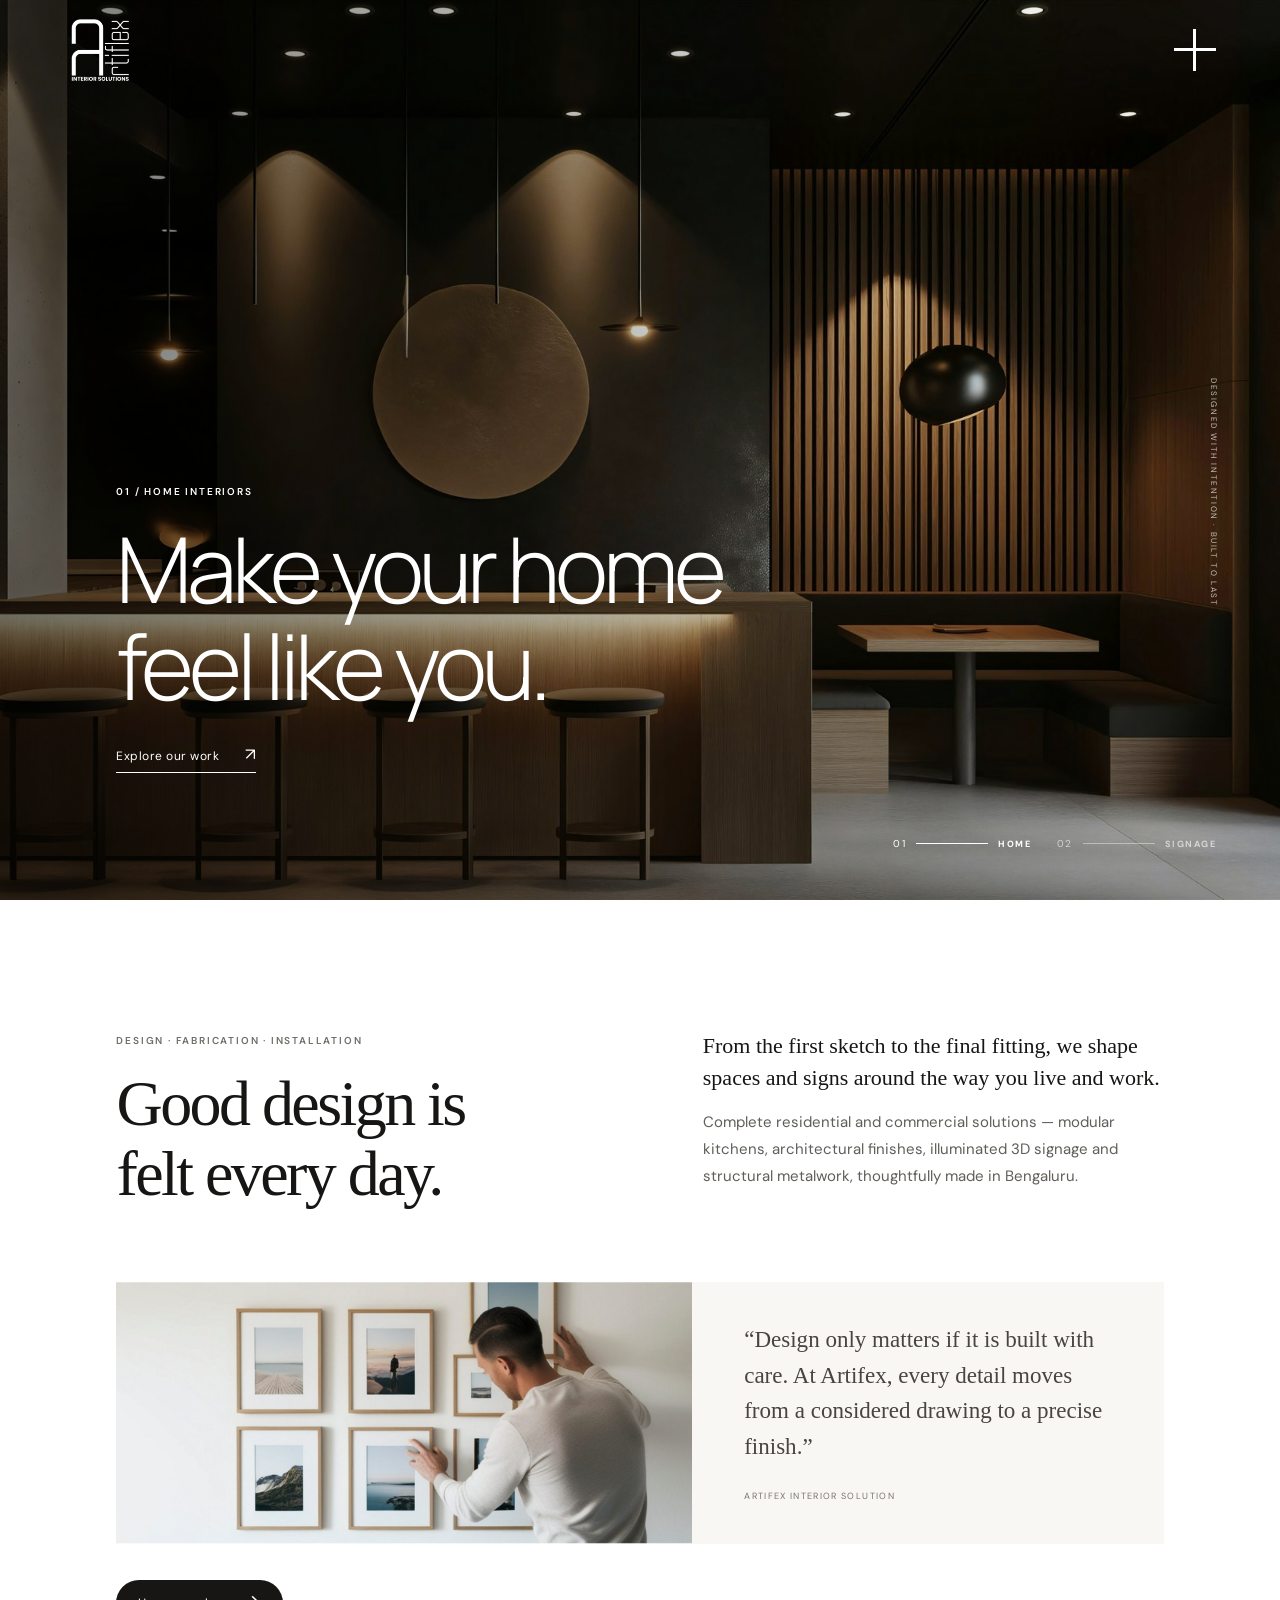
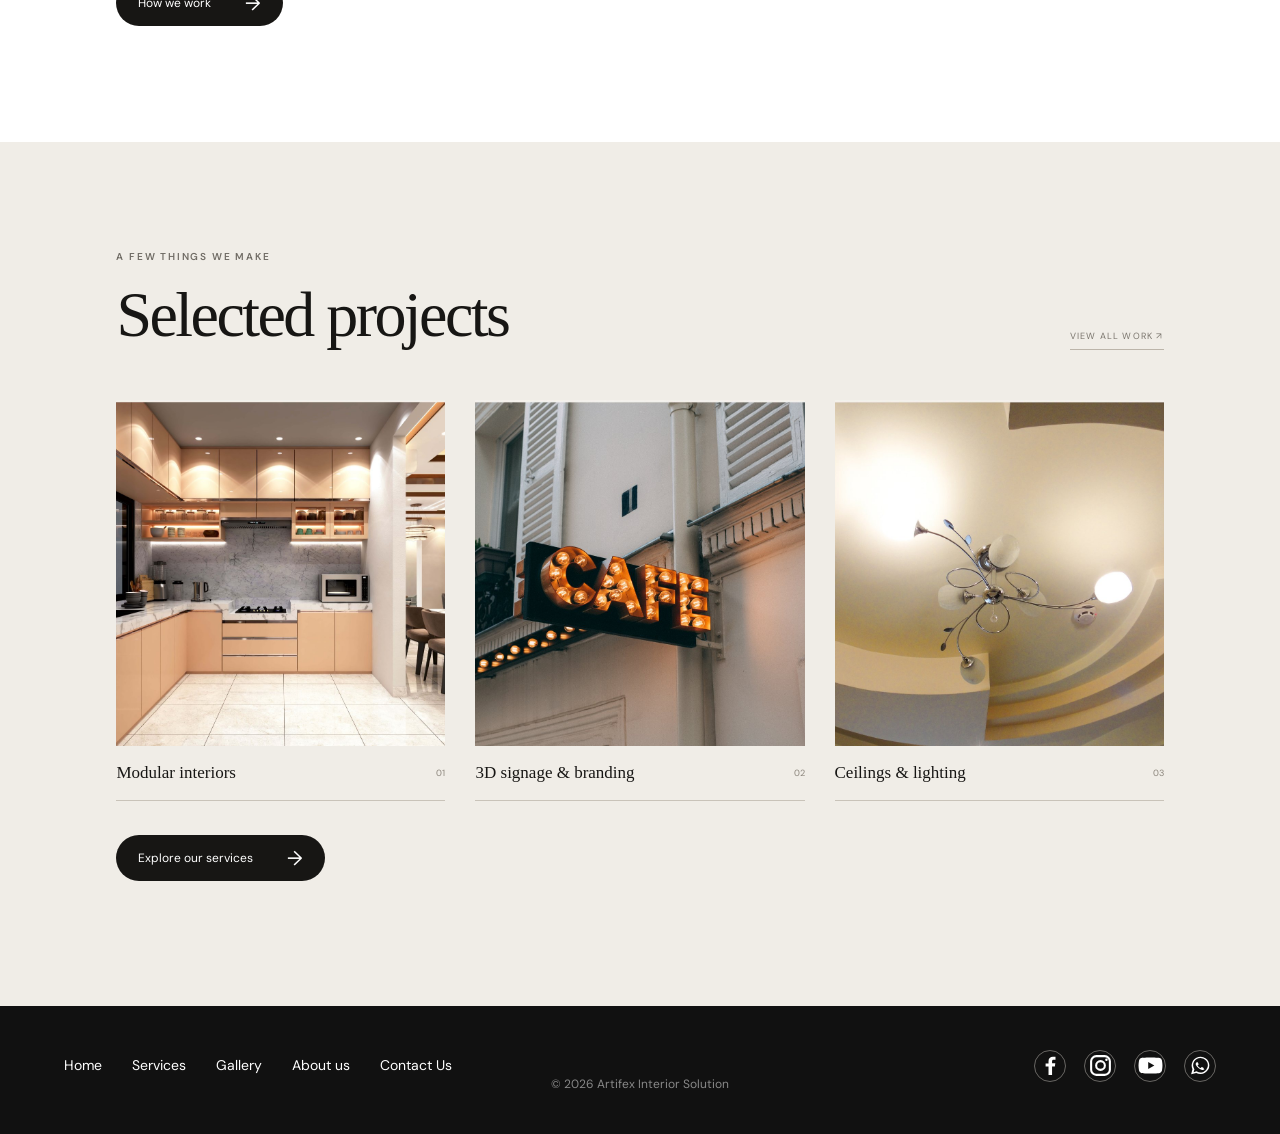
<file: index.html>
<!doctype html>
<html lang="en"><head><meta charset="utf-8"><meta name="viewport" content="width=device-width,initial-scale=1"><meta name="theme-color" content="#f8f7f4"><meta name="description" content="Artifex Interior Solution creates considered home interiors, office signage, and custom fabrication in Bengaluru."><title>Home — Artifex Interior Solution</title><link rel="preconnect" href="https://fonts.googleapis.com"><link rel="preconnect" href="https://fonts.gstatic.com" crossorigin><link href="https://fonts.googleapis.com/css2?family=DM+Sans:wght@400;500;600;700&family=Manrope:wght@300;400;500;600&display=swap" rel="stylesheet"><link rel="stylesheet" href="style.css?v=20261015h"><script>try{if(sessionStorage.getItem("artifex-intro-seen")==="1"||location.hash)document.documentElement.classList.add("intro-seen")}catch(e){if(location.hash)document.documentElement.classList.add("intro-seen")}</script></head><body class="home-page">
  <div class="intro-loader" aria-hidden="true"><img class="intro-loader-mark" src="assets/artifex-logo.png" alt=""></div>
  <header class="site-header">
    <a class="brand" href="index.html" aria-label="Artifex Interior Solution home"><img src="assets/artifex-logo.png" alt="Artifex Interior Solutions"></a>
    <button class="menu-toggle" type="button" aria-label="Open menu" aria-expanded="false"><span></span><span></span></button>
  </header>
<main id="top">
<section class="hero" aria-label="Home interiors and office signage">
      <article class="hero-slide is-active" data-slide="0" aria-hidden="false">
        <img class="hero-image" src="assets/home-interior.jpg?v=20261015" data-hero-photo="home" alt="Warm contemporary kitchen and dining space with bespoke cabinetry">
        <div class="hero-shade"></div>
        <div class="hero-copy"><p class="eyebrow">01 / HOME INTERIORS</p><h1>Make your home<br>feel like you.</h1><a class="text-link light-link" href="gallery.html">Explore our work <span>↗</span></a></div>
      </article>
      <article class="hero-slide" data-slide="1" aria-hidden="true">
        <img class="hero-image" src="assets/signage-night.jpg" data-hero-photo="signage" alt="Vibrant illuminated storefront signage on a city street">
        <div class="hero-shade"></div>
        <div class="hero-copy"><p class="eyebrow">02 / OFFICE SIGNAGE</p><h2>Help your business<br>stand out.</h2><a class="text-link light-link" href="gallery.html">Explore our work <span>↗</span></a></div>
      </article>
      <div class="hero-controls" aria-label="Choose a hero image"><button class="slide-control active" type="button" data-go="0" aria-label="Show home interiors" aria-pressed="true"><span>01</span><i></i><b>HOME</b></button><button class="slide-control" type="button" data-go="1" aria-label="Show office signage" aria-pressed="false"><span>02</span><i></i><b>SIGNAGE</b></button></div>
      <span class="hero-side-note">DESIGNED WITH INTENTION · BUILT TO LAST</span>
    </section>
<section class="intro section-pad" id="about">
      <div class="intro-top">
        <div class="intro-heading"><p class="eyebrow dark-eyebrow">DESIGN · FABRICATION · INSTALLATION</p><h2>Good design is<br>felt every day.</h2></div>
        <div class="intro-description"><p>From the first sketch to the final fitting, we shape spaces and signs around the way you live and work.</p><p>Complete residential and commercial solutions — modular kitchens, architectural finishes, illuminated 3D signage and structural metalwork, thoughtfully made in Bengaluru.</p></div>
      </div>
      <div class="intro-feature"><img src="assets/craftsmanship.jpg" alt="A craftsman carefully placing framed artwork in a finished interior"><blockquote>“Design only matters if it is built with care. At Artifex, every detail moves from a considered drawing to a precise finish.”<cite>ARTIFEX INTERIOR SOLUTION</cite></blockquote></div>
      <a class="pill-link" href="services.html">How we work <span>→</span></a>
    </section>
<section class="projects section-pad home-projects" id="projects"><div class="section-heading"><div><p class="eyebrow dark-eyebrow">A FEW THINGS WE MAKE</p><h2>Selected projects</h2></div><a class="section-index" href="gallery.html">VIEW ALL WORK ↗</a></div><div class="project-grid"><a class="project-card" href="gallery.html"><div class="project-image"><img src="assets/project-kitchen.jpg" alt="Modern modular kitchen with warm wood cabinetry"><span class="project-arrow">↗</span></div><div class="project-meta"><h3>Modular interiors</h3><span>01</span></div></a><a class="project-card" href="gallery.html"><div class="project-image"><img src="assets/project-signage.jpg" alt="Illuminated three-dimensional café sign"><span class="project-arrow">↗</span></div><div class="project-meta"><h3>3D signage &amp; branding</h3><span>02</span></div></a><a class="project-card" href="gallery.html"><div class="project-image"><img src="assets/project-ceiling.jpg" alt="Curved false ceiling with a sculptural light fixture"><span class="project-arrow">↗</span></div><div class="project-meta"><h3>Ceilings &amp; lighting</h3><span>03</span></div></a></div><a class="pill-link" href="services.html">Explore our services <span>→</span></a></section>
</main>
  <footer class="site-footer"><nav aria-label="Footer"><a href="index.html">Home</a><a href="services.html">Services</a><a href="gallery.html">Gallery</a><a href="about.html">About us</a><a href="contact.html">Contact Us</a></nav><div class="social-links" aria-label="Social media"><a href="https://www.facebook.com" target="_blank" rel="noopener noreferrer" aria-label="Facebook"><svg viewBox="0 0 24 24" aria-hidden="true"><path d="M13.5 21v-8h2.7l.4-3.1h-3.1V8c0-.9.3-1.5 1.6-1.5h1.7V3.7c-.3 0-1.3-.1-2.5-.1-2.5 0-4.2 1.5-4.2 4.3v2.1H7.3V13h2.8v8h3.4Z"/></svg></a><a href="https://www.instagram.com/artiflex.interiors" target="_blank" rel="noopener noreferrer" aria-label="Instagram"><svg viewBox="0 0 24 24" aria-hidden="true"><rect x="3" y="3" width="18" height="18" rx="5" fill="none" stroke="currentColor" stroke-width="2"/><circle cx="12" cy="12" r="4.2" fill="none" stroke="currentColor" stroke-width="2"/><circle cx="17.7" cy="6.5" r="1.2"/></svg></a><a href="https://www.youtube.com/@artiflexsolutions" target="_blank" rel="noopener noreferrer" aria-label="YouTube"><svg viewBox="0 0 24 24" aria-hidden="true"><path d="M23 7.1a3 3 0 0 0-2.1-2.2C19.1 4.4 12 4.4 12 4.4s-7.1 0-8.9.5A3 3 0 0 0 1 7.1 31 31 0 0 0 .5 12a31 31 0 0 0 .5 4.9 3 3 0 0 0 2.1 2.2c1.8.5 8.9.5 8.9.5s7.1 0 8.9-.5a3 3 0 0 0 2.1-2.2 31 31 0 0 0 .5-4.9 31 31 0 0 0-.5-4.9ZM9.8 15.4V8.6l5.9 3.4-5.9 3.4Z"/></svg></a><a href="https://wa.me/917012067527" target="_blank" rel="noopener noreferrer" aria-label="WhatsApp"><svg viewBox="0 0 24 24" aria-hidden="true"><path d="M20.5 11.7a8.5 8.5 0 0 1-12.6 7.4L3 20.4l1.3-4.7a8.5 8.5 0 1 1 16.2-4Zm-8.5-7a7 7 0 0 0-6 10.6l.2.4-.8 2.7 2.8-.8.4.2a7 7 0 1 0 3.4-13.1Zm3.9 10.6c-.2.5-1.1.9-1.5.9-.4.1-.9.1-1.4-.1-.3-.1-.7-.2-1.2-.5-2.1-.9-3.5-3-3.6-3.1-.1-.2-.8-1-.8-1.9 0-.9.5-1.4.7-1.6.2-.2.4-.2.6-.2h.4c.1 0 .3 0 .4.3l.6 1.4c.1.2.1.3 0 .5l-.3.4-.4.4c-.1.1-.2.2-.1.4.1.2.5.8 1.1 1.3.7.6 1.3.8 1.5.9.2.1.3.1.4-.1l.6-.7c.1-.2.3-.2.5-.1l1.3.6c.2.1.4.2.4.3.1.2.1.6-.1 1Z"/></svg></a></div><small>© <span id="year">2026</span> Artifex Interior Solution</small></footer>
  <div class="menu-overlay" aria-hidden="true"><button class="menu-overlay-close" type="button" aria-label="Close menu"><span></span><span></span></button><nav class="menu-panel" aria-label="Main navigation"><a href="index.html">Home</a><a href="services.html">Services</a><a href="gallery.html">Gallery</a><a href="about.html">About us</a><a href="contact.html">Contact Us</a><div class="social-links menu-social" aria-label="Social media"><a href="https://www.facebook.com" target="_blank" rel="noopener noreferrer" aria-label="Facebook"><svg viewBox="0 0 24 24" aria-hidden="true"><path d="M13.5 21v-8h2.7l.4-3.1h-3.1V8c0-.9.3-1.5 1.6-1.5h1.7V3.7c-.3 0-1.3-.1-2.5-.1-2.5 0-4.2 1.5-4.2 4.3v2.1H7.3V13h2.8v8h3.4Z"/></svg></a><a href="https://www.instagram.com/artiflex.interiors" target="_blank" rel="noopener noreferrer" aria-label="Instagram"><svg viewBox="0 0 24 24" aria-hidden="true"><rect x="3" y="3" width="18" height="18" rx="5" fill="none" stroke="currentColor" stroke-width="2"/><circle cx="12" cy="12" r="4.2" fill="none" stroke="currentColor" stroke-width="2"/><circle cx="17.7" cy="6.5" r="1.2"/></svg></a><a href="https://www.youtube.com/@artiflexsolutions" target="_blank" rel="noopener noreferrer" aria-label="YouTube"><svg viewBox="0 0 24 24" aria-hidden="true"><path d="M23 7.1a3 3 0 0 0-2.1-2.2C19.1 4.4 12 4.4 12 4.4s-7.1 0-8.9.5A3 3 0 0 0 1 7.1 31 31 0 0 0 .5 12a31 31 0 0 0 .5 4.9 3 3 0 0 0 2.1 2.2c1.8.5 8.9.5 8.9.5s7.1 0 8.9-.5a3 3 0 0 0 2.1-2.2 31 31 0 0 0 .5-4.9 31 31 0 0 0-.5-4.9ZM9.8 15.4V8.6l5.9 3.4-5.9 3.4Z"/></svg></a><a href="https://wa.me/917012067527" target="_blank" rel="noopener noreferrer" aria-label="WhatsApp"><svg viewBox="0 0 24 24" aria-hidden="true"><path d="M20.5 11.7a8.5 8.5 0 0 1-12.6 7.4L3 20.4l1.3-4.7a8.5 8.5 0 1 1 16.2-4Zm-8.5-7a7 7 0 0 0-6 10.6l.2.4-.8 2.7 2.8-.8.4.2a7 7 0 1 0 3.4-13.1Zm3.9 10.6c-.2.5-1.1.9-1.5.9-.4.1-.9.1-1.4-.1-.3-.1-.7-.2-1.2-.5-2.1-.9-3.5-3-3.6-3.1-.1-.2-.8-1-.8-1.9 0-.9.5-1.4.7-1.6.2-.2.4-.2.6-.2h.4c.1 0 .3 0 .4.3l.6 1.4c.1.2.1.3 0 .5l-.3.4-.4.4c-.1.1-.2.2-.1.4.1.2.5.8 1.1 1.3.7.6 1.3.8 1.5.9.2.1.3.1.4-.1l.6-.7c.1-.2.3-.2.5-.1l1.3.6c.2.1.4.2.4.3.1.2.1.6-.1 1Z"/></svg></a></div></nav></div>
<script src="data-store.js"></script><script src="script.js"></script></body></html>
</file>
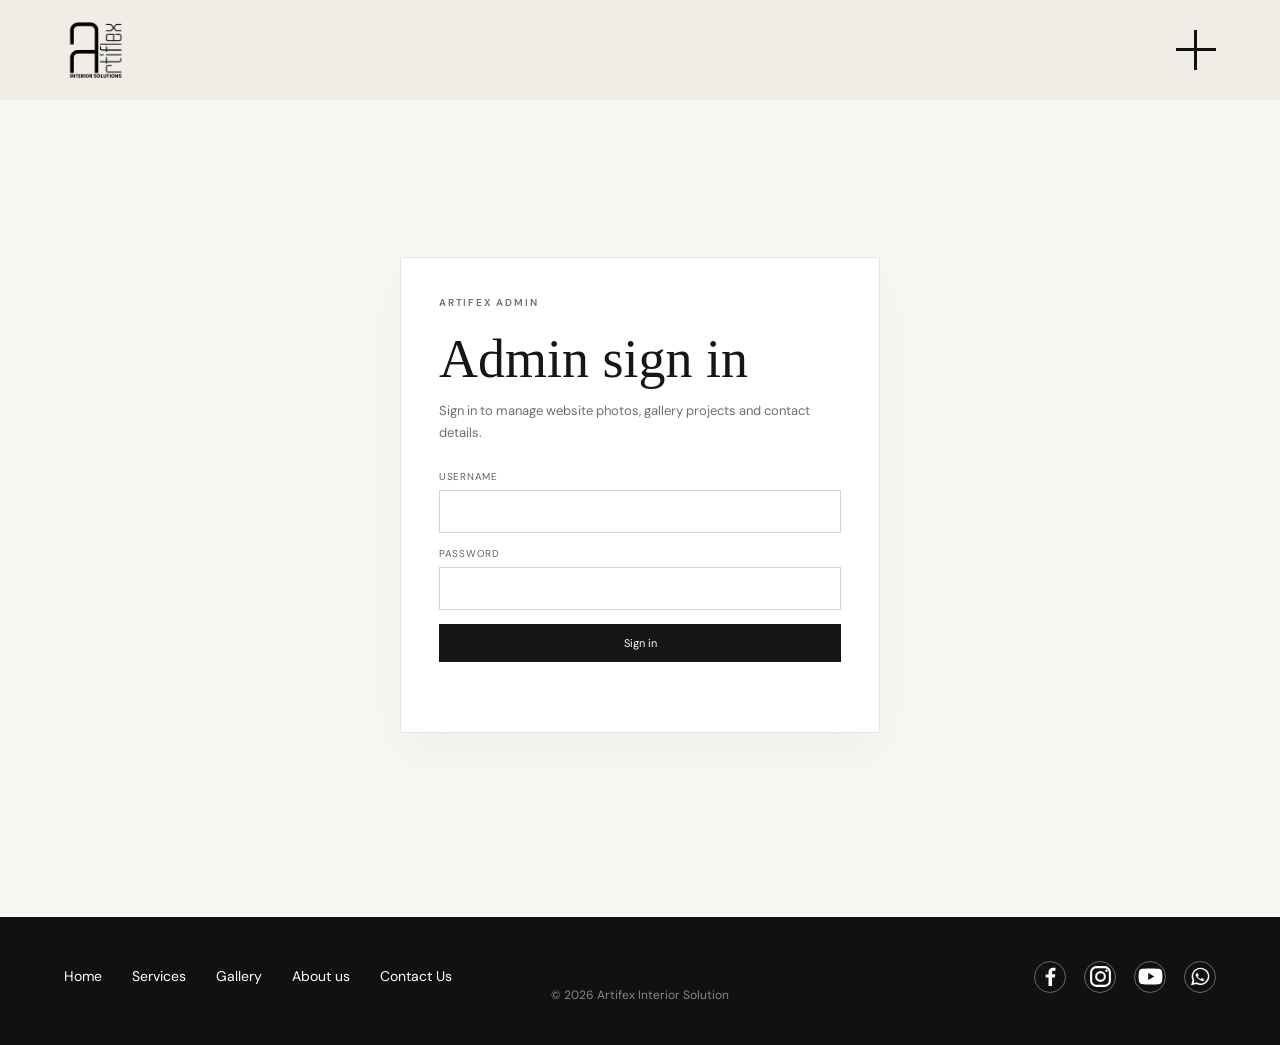
<file: admin.html>
<!doctype html>
<html lang="en"><head><meta charset="utf-8"><meta name="viewport" content="width=device-width,initial-scale=1"><meta name="theme-color" content="#f8f7f4"><title>Gallery Manager — Artifex Interior Solution</title><meta name="robots" content="noindex,nofollow"><link rel="preconnect" href="https://fonts.googleapis.com"><link rel="preconnect" href="https://fonts.gstatic.com" crossorigin><link href="https://fonts.googleapis.com/css2?family=DM+Sans:wght@400;500;600;700&family=Manrope:wght@300;400;500;600&display=swap" rel="stylesheet"><link rel="stylesheet" href="style.css?v=20261015h"><script>try{if(sessionStorage.getItem("artifex-intro-seen")==="1"||location.hash)document.documentElement.classList.add("intro-seen")}catch(e){if(location.hash)document.documentElement.classList.add("intro-seen")}</script></head><body>
  <div class="intro-loader" aria-hidden="true"><img class="intro-loader-mark" src="assets/artifex-logo.png" alt=""></div>
  <header class="site-header">
    <a class="brand" href="#top" aria-label="Artifex Interior Solution home"><img src="assets/artifex-logo.png" alt="Artifex Interior Solutions"></a>
    <button class="menu-toggle" type="button" aria-label="Open menu" aria-expanded="false"><span></span><span></span></button>
  </header>
<main id="top" class="admin-main"><section class="admin-content section-pad">
  <div class="admin-login" id="admin-login">
    <p class="eyebrow dark-eyebrow">ARTIFEX ADMIN</p><h1>Admin sign in</h1><p>Sign in to manage website photos, gallery projects and contact details.</p>
    <form id="admin-login-form"><label>Username<input name="username" autocomplete="username" required></label><label>Password<input name="password" type="password" autocomplete="current-password" required></label><button class="admin-button" type="submit">Sign in</button><p id="admin-login-message" role="alert"></p></form>
  </div>
  <div id="admin-dashboard" hidden>
    <div class="admin-dashboard-heading"><div><p class="eyebrow dark-eyebrow">WEBSITE CONTENT</p><h1>Admin panel</h1></div><button id="admin-logout" class="admin-secondary" type="button">Sign out</button></div>
    <p class="admin-intro">Manage website photos, gallery projects, social links and business contact information. Changes are saved in this browser.</p>
    <form id="site-settings-form" class="admin-settings">
      <section class="admin-settings-section"><p class="eyebrow dark-eyebrow">HOME PAGE PHOTOS</p><div class="admin-settings-grid">
        <label>Home interior hero photo<input name="heroHomeFile" type="file" accept="image/*"><small>Leave empty to keep the current photo.</small></label>
        <label>Office signage hero photo<input name="heroSignageFile" type="file" accept="image/*"><small>Leave empty to keep the current photo.</small></label>
        <label>Before photo<input name="beforeImageFile" type="file" accept="image/*"><small>Used in the About Us comparison section.</small></label>
        <label>After photo<input name="afterImageFile" type="file" accept="image/*"><small>Used in the About Us comparison section.</small></label>
      </div></section>
      <section class="admin-settings-section"><p class="eyebrow dark-eyebrow">CONTACT DETAILS</p><div class="admin-settings-grid">
        <label>Phone number<input name="phone" type="tel" required></label><label>Email address<input name="email" type="email" required></label>
        <label class="admin-wide">Office address<textarea name="address" rows="3" required></textarea></label>
      </div></section>
      <section class="admin-settings-section"><p class="eyebrow dark-eyebrow">SOCIAL MEDIA LINKS</p><div class="admin-settings-grid">
        <label>Facebook URL<input name="facebook" type="url" placeholder="https://facebook.com/..."></label><label>Instagram URL<input name="instagram" type="url" placeholder="https://instagram.com/..."></label>
        <label>YouTube URL<input name="youtube" type="url" placeholder="https://youtube.com/..."></label><label>WhatsApp URL<input name="whatsapp" type="url" placeholder="https://wa.me/..."></label>
      </div></section>
      <div class="admin-settings-actions"><button class="admin-button" type="submit">Save website details</button><button class="admin-secondary" id="settings-reset" type="button">Restore default details</button><p id="settings-message" role="status"></p></div>
    </form>
    <div class="admin-columns">
      <form id="admin-project-form"><h2>Add a gallery photo</h2><label>Project title *<input name="title" required></label><label>Image file or image URL<input name="imageFile" type="file" accept="image/*"><input name="imageUrl" type="url" placeholder="https://..."></label><label>Category<select name="category"><option value="interiors">Luxury interiors</option><option value="signage">3D signage</option><option value="aluminium">Aluminium &amp; UPVC</option><option value="fabrication">Steel fabrication</option><option value="finishes">Ceilings &amp; finishes</option></select></label><label>Location<input name="location" placeholder="Bengaluru"></label><label>Description<textarea name="description" rows="4"></textarea></label><button class="admin-button" type="submit">Add to gallery</button><p id="admin-message" role="status"></p></form>
      <div class="admin-catalog"><div class="admin-catalog-head"><h2>Gallery photos</h2><button id="admin-reset" type="button">Restore default gallery</button></div><div id="admin-project-list"></div></div>
    </div>
  </div>
</section></main>
  <footer class="site-footer"><nav aria-label="Footer"><a href="index.html">Home</a><a href="services.html">Services</a><a href="gallery.html">Gallery</a><a href="about.html">About us</a><a href="contact.html">Contact Us</a></nav><div class="social-links" aria-label="Social media"><a href="contact.html" aria-label="Facebook"><svg viewBox="0 0 24 24" aria-hidden="true"><path d="M13.5 21v-8h2.7l.4-3.1h-3.1V8c0-.9.3-1.5 1.6-1.5h1.7V3.7c-.3 0-1.3-.1-2.5-.1-2.5 0-4.2 1.5-4.2 4.3v2.1H7.3V13h2.8v8h3.4Z"/></svg></a><a href="contact.html" aria-label="Instagram"><svg viewBox="0 0 24 24" aria-hidden="true"><rect x="3" y="3" width="18" height="18" rx="5" fill="none" stroke="currentColor" stroke-width="2"/><circle cx="12" cy="12" r="4.2" fill="none" stroke="currentColor" stroke-width="2"/><circle cx="17.7" cy="6.5" r="1.2"/></svg></a><a href="contact.html" aria-label="YouTube"><svg viewBox="0 0 24 24" aria-hidden="true"><path d="M23 7.1a3 3 0 0 0-2.1-2.2C19.1 4.4 12 4.4 12 4.4s-7.1 0-8.9.5A3 3 0 0 0 1 7.1 31 31 0 0 0 .5 12a31 31 0 0 0 .5 4.9 3 3 0 0 0 2.1 2.2c1.8.5 8.9.5 8.9.5s7.1 0 8.9-.5a3 3 0 0 0 2.1-2.2 31 31 0 0 0 .5-4.9 31 31 0 0 0-.5-4.9ZM9.8 15.4V8.6l5.9 3.4-5.9 3.4Z"/></svg></a><a href="contact.html" aria-label="WhatsApp"><svg viewBox="0 0 24 24" aria-hidden="true"><path d="M20.5 11.7a8.5 8.5 0 0 1-12.6 7.4L3 20.4l1.3-4.7a8.5 8.5 0 1 1 16.2-4Zm-8.5-7a7 7 0 0 0-6 10.6l.2.4-.8 2.7 2.8-.8.4.2a7 7 0 1 0 3.4-13.1Zm3.9 10.6c-.2.5-1.1.9-1.5.9-.4.1-.9.1-1.4-.1-.3-.1-.7-.2-1.2-.5-2.1-.9-3.5-3-3.6-3.1-.1-.2-.8-1-.8-1.9 0-.9.5-1.4.7-1.6.2-.2.4-.2.6-.2h.4c.1 0 .3 0 .4.3l.6 1.4c.1.2.1.3 0 .5l-.3.4-.4.4c-.1.1-.2.2-.1.4.1.2.5.8 1.1 1.3.7.6 1.3.8 1.5.9.2.1.3.1.4-.1l.6-.7c.1-.2.3-.2.5-.1l1.3.6c.2.1.4.2.4.3.1.2.1.6-.1 1Z"/></svg></a></div><small>© <span id="year">2026</span> Artifex Interior Solution</small></footer>
  <div class="menu-overlay" aria-hidden="true"><button class="menu-overlay-close" type="button" aria-label="Close menu"><span></span><span></span></button><nav class="menu-panel" aria-label="Main navigation"><a href="index.html">Home</a><a href="services.html">Services</a><a href="gallery.html">Gallery</a><a href="about.html">About us</a><a href="contact.html">Contact Us</a><div class="social-links menu-social" aria-label="Social media"><a href="contact.html" aria-label="Facebook"><svg viewBox="0 0 24 24" aria-hidden="true"><path d="M13.5 21v-8h2.7l.4-3.1h-3.1V8c0-.9.3-1.5 1.6-1.5h1.7V3.7c-.3 0-1.3-.1-2.5-.1-2.5 0-4.2 1.5-4.2 4.3v2.1H7.3V13h2.8v8h3.4Z"/></svg></a><a href="contact.html" aria-label="Instagram"><svg viewBox="0 0 24 24" aria-hidden="true"><rect x="3" y="3" width="18" height="18" rx="5" fill="none" stroke="currentColor" stroke-width="2"/><circle cx="12" cy="12" r="4.2" fill="none" stroke="currentColor" stroke-width="2"/><circle cx="17.7" cy="6.5" r="1.2"/></svg></a><a href="contact.html" aria-label="YouTube"><svg viewBox="0 0 24 24" aria-hidden="true"><path d="M23 7.1a3 3 0 0 0-2.1-2.2C19.1 4.4 12 4.4 12 4.4s-7.1 0-8.9.5A3 3 0 0 0 1 7.1 31 31 0 0 0 .5 12a31 31 0 0 0 .5 4.9 3 3 0 0 0 2.1 2.2c1.8.5 8.9.5 8.9.5s7.1 0 8.9-.5a3 3 0 0 0 2.1-2.2 31 31 0 0 0 .5-4.9 31 31 0 0 0-.5-4.9ZM9.8 15.4V8.6l5.9 3.4-5.9 3.4Z"/></svg></a><a href="contact.html" aria-label="WhatsApp"><svg viewBox="0 0 24 24" aria-hidden="true"><path d="M20.5 11.7a8.5 8.5 0 0 1-12.6 7.4L3 20.4l1.3-4.7a8.5 8.5 0 1 1 16.2-4Zm-8.5-7a7 7 0 0 0-6 10.6l.2.4-.8 2.7 2.8-.8.4.2a7 7 0 1 0 3.4-13.1Zm3.9 10.6c-.2.5-1.1.9-1.5.9-.4.1-.9.1-1.4-.1-.3-.1-.7-.2-1.2-.5-2.1-.9-3.5-3-3.6-3.1-.1-.2-.8-1-.8-1.9 0-.9.5-1.4.7-1.6.2-.2.4-.2.6-.2h.4c.1 0 .3 0 .4.3l.6 1.4c.1.2.1.3 0 .5l-.3.4-.4.4c-.1.1-.2.2-.1.4.1.2.5.8 1.1 1.3.7.6 1.3.8 1.5.9.2.1.3.1.4-.1l.6-.7c.1-.2.3-.2.5-.1l1.3.6c.2.1.4.2.4.3.1.2.1.6-.1 1Z"/></svg></a></div></nav></div>
<script src="data-store.js"></script><script src="script.js"></script><script src="admin.js"></script></body></html>
</file>
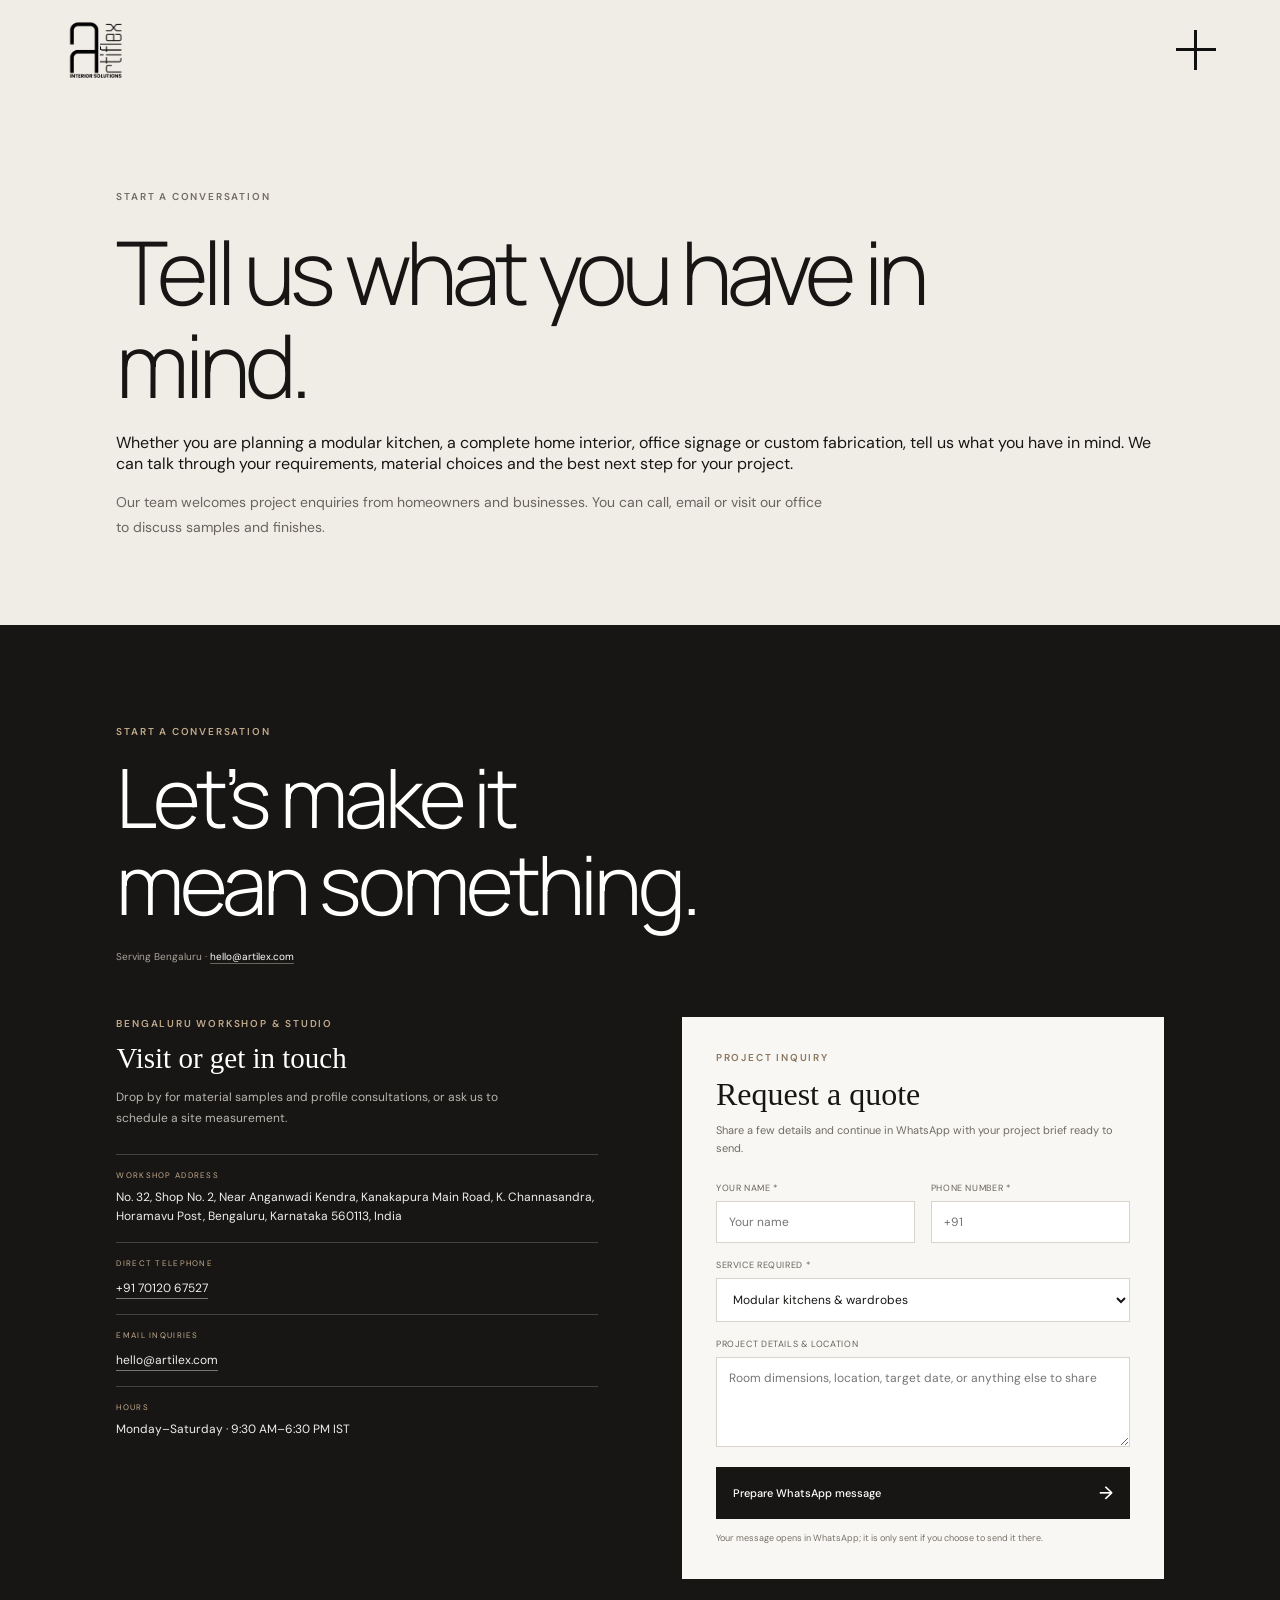
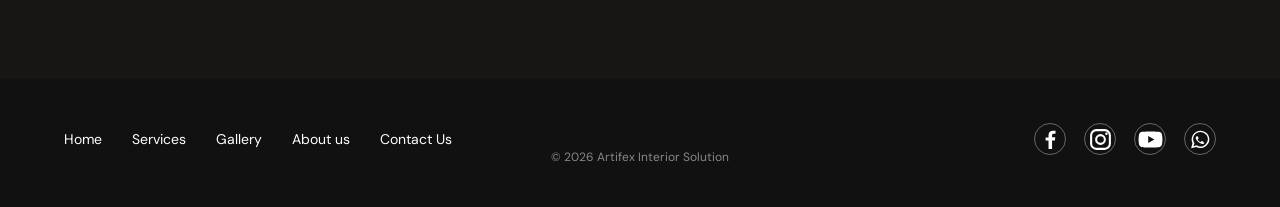
<file: contact.html>
<!doctype html>
<html lang="en"><head><meta charset="utf-8"><meta name="viewport" content="width=device-width,initial-scale=1"><meta name="theme-color" content="#f8f7f4"><meta name="description" content="Contact the Artifex Bengaluru workshop, request a quote, and find the studio."><title>Contact — Artifex Interior Solution</title><link rel="preconnect" href="https://fonts.googleapis.com"><link rel="preconnect" href="https://fonts.gstatic.com" crossorigin><link href="https://fonts.googleapis.com/css2?family=DM+Sans:wght@400;500;600;700&family=Manrope:wght@300;400;500;600&display=swap" rel="stylesheet"><link rel="stylesheet" href="style.css?v=20261015h"><script>try{if(sessionStorage.getItem("artifex-intro-seen")==="1"||location.hash)document.documentElement.classList.add("intro-seen")}catch(e){if(location.hash)document.documentElement.classList.add("intro-seen")}</script></head><body>
  <div class="intro-loader" aria-hidden="true"><img class="intro-loader-mark" src="assets/artifex-logo.png" alt=""></div>
  <header class="site-header">
    <a class="brand" href="index.html" aria-label="Artifex Interior Solution home"><img src="assets/artifex-logo.png" alt="Artifex Interior Solutions"></a>
    <button class="menu-toggle" type="button" aria-label="Open menu" aria-expanded="false"><span></span><span></span></button>
  </header>
<main id="top">
<section class="inner-page-hero section-pad"><p class="eyebrow dark-eyebrow">START A CONVERSATION</p><h1>Tell us what you have in mind.</h1><p>Whether you are planning a modular kitchen, a complete home interior, office signage or custom fabrication, tell us what you have in mind. We can talk through your requirements, material choices and the best next step for your project.</p><p>Our team welcomes project enquiries from homeowners and businesses. You can call, email or visit our office to discuss samples and finishes.</p></section>
<section class="contact section-pad contact-page" id="contact">
      <div class="contact-heading"><p class="eyebrow">START A CONVERSATION</p><h2>Let’s make it<br>mean something.</h2><p class="contact-note">Serving Bengaluru · <a href="mailto:hello@artilex.com" data-contact-email>hello@artilex.com</a></p></div>
      <div class="contact-details"><p class="eyebrow">BENGALURU WORKSHOP &amp; STUDIO</p><h3>Visit or get in touch</h3><p class="contact-blurb">Drop by for material samples and profile consultations, or ask us to schedule a site measurement.</p><div class="contact-fact"><span>WORKSHOP ADDRESS</span><p data-contact-address>No. 32, Shop No. 2, Near Anganwadi Kendra, Kanakapura Main Road, K. Channasandra, Horamavu Post, Bengaluru, Karnataka 560113, India</p></div><div class="contact-fact"><span>DIRECT TELEPHONE</span><a href="tel:+917012067527" data-contact-phone>+91 70120 67527</a></div><div class="contact-fact"><span>EMAIL INQUIRIES</span><a href="mailto:hello@artilex.com" data-contact-email>hello@artilex.com</a></div><div class="contact-fact"><span>HOURS</span><p>Monday–Saturday · 9:30 AM–6:30 PM IST</p></div></div>
      <form class="quote-form" id="quote-form"><p class="eyebrow dark-eyebrow">PROJECT INQUIRY</p><h3>Request a quote</h3><p class="quote-lead">Share a few details and continue in WhatsApp with your project brief ready to send.</p><div class="quote-fields"><label>Your name *<input name="name" required autocomplete="name" placeholder="Your name"></label><label>Phone number *<input name="phone" required type="tel" autocomplete="tel" placeholder="+91"></label><label class="quote-wide">Service required *<select name="service" required><option value="Modular kitchens & wardrobes">Modular kitchens &amp; wardrobes</option><option value="3D signage & storefront branding">3D signage &amp; storefront branding</option><option value="UPVC & aluminium doors/windows">UPVC &amp; aluminium doors/windows</option><option value="False ceilings & painting">False ceilings &amp; painting</option><option value="Steel fabrication">Steel fabrication</option><option value="Flooring & window blinds">Flooring &amp; window blinds</option><option value="Full interior fit-out">Full interior fit-out</option></select></label><label class="quote-wide">Project details &amp; location<textarea name="notes" rows="4" placeholder="Room dimensions, location, target date, or anything else to share"></textarea></label></div><button class="quote-submit" type="submit">Prepare WhatsApp message <span>→</span></button><p class="quote-privacy" id="quote-feedback" aria-live="polite">Your message opens in WhatsApp; it is only sent if you choose to send it there.</p></form>
      </section>
</main>
  <footer class="site-footer"><nav aria-label="Footer"><a href="index.html">Home</a><a href="services.html">Services</a><a href="gallery.html">Gallery</a><a href="about.html">About us</a><a href="contact.html">Contact Us</a></nav><div class="social-links" aria-label="Social media"><a href="https://www.facebook.com" target="_blank" rel="noopener noreferrer" aria-label="Facebook"><svg viewBox="0 0 24 24" aria-hidden="true"><path d="M13.5 21v-8h2.7l.4-3.1h-3.1V8c0-.9.3-1.5 1.6-1.5h1.7V3.7c-.3 0-1.3-.1-2.5-.1-2.5 0-4.2 1.5-4.2 4.3v2.1H7.3V13h2.8v8h3.4Z"/></svg></a><a href="https://www.instagram.com/artiflex.interiors" target="_blank" rel="noopener noreferrer" aria-label="Instagram"><svg viewBox="0 0 24 24" aria-hidden="true"><rect x="3" y="3" width="18" height="18" rx="5" fill="none" stroke="currentColor" stroke-width="2"/><circle cx="12" cy="12" r="4.2" fill="none" stroke="currentColor" stroke-width="2"/><circle cx="17.7" cy="6.5" r="1.2"/></svg></a><a href="https://www.youtube.com/@artiflexsolutions" target="_blank" rel="noopener noreferrer" aria-label="YouTube"><svg viewBox="0 0 24 24" aria-hidden="true"><path d="M23 7.1a3 3 0 0 0-2.1-2.2C19.1 4.4 12 4.4 12 4.4s-7.1 0-8.9.5A3 3 0 0 0 1 7.1 31 31 0 0 0 .5 12a31 31 0 0 0 .5 4.9 3 3 0 0 0 2.1 2.2c1.8.5 8.9.5 8.9.5s7.1 0 8.9-.5a3 3 0 0 0 2.1-2.2 31 31 0 0 0 .5-4.9 31 31 0 0 0-.5-4.9ZM9.8 15.4V8.6l5.9 3.4-5.9 3.4Z"/></svg></a><a href="https://wa.me/917012067527" target="_blank" rel="noopener noreferrer" aria-label="WhatsApp"><svg viewBox="0 0 24 24" aria-hidden="true"><path d="M20.5 11.7a8.5 8.5 0 0 1-12.6 7.4L3 20.4l1.3-4.7a8.5 8.5 0 1 1 16.2-4Zm-8.5-7a7 7 0 0 0-6 10.6l.2.4-.8 2.7 2.8-.8.4.2a7 7 0 1 0 3.4-13.1Zm3.9 10.6c-.2.5-1.1.9-1.5.9-.4.1-.9.1-1.4-.1-.3-.1-.7-.2-1.2-.5-2.1-.9-3.5-3-3.6-3.1-.1-.2-.8-1-.8-1.9 0-.9.5-1.4.7-1.6.2-.2.4-.2.6-.2h.4c.1 0 .3 0 .4.3l.6 1.4c.1.2.1.3 0 .5l-.3.4-.4.4c-.1.1-.2.2-.1.4.1.2.5.8 1.1 1.3.7.6 1.3.8 1.5.9.2.1.3.1.4-.1l.6-.7c.1-.2.3-.2.5-.1l1.3.6c.2.1.4.2.4.3.1.2.1.6-.1 1Z"/></svg></a></div><small>© <span id="year">2026</span> Artifex Interior Solution</small></footer>
  <div class="menu-overlay" aria-hidden="true"><button class="menu-overlay-close" type="button" aria-label="Close menu"><span></span><span></span></button><nav class="menu-panel" aria-label="Main navigation"><a href="index.html">Home</a><a href="services.html">Services</a><a href="gallery.html">Gallery</a><a href="about.html">About us</a><a href="contact.html">Contact Us</a><div class="social-links menu-social" aria-label="Social media"><a href="https://www.facebook.com" target="_blank" rel="noopener noreferrer" aria-label="Facebook"><svg viewBox="0 0 24 24" aria-hidden="true"><path d="M13.5 21v-8h2.7l.4-3.1h-3.1V8c0-.9.3-1.5 1.6-1.5h1.7V3.7c-.3 0-1.3-.1-2.5-.1-2.5 0-4.2 1.5-4.2 4.3v2.1H7.3V13h2.8v8h3.4Z"/></svg></a><a href="https://www.instagram.com/artiflex.interiors" target="_blank" rel="noopener noreferrer" aria-label="Instagram"><svg viewBox="0 0 24 24" aria-hidden="true"><rect x="3" y="3" width="18" height="18" rx="5" fill="none" stroke="currentColor" stroke-width="2"/><circle cx="12" cy="12" r="4.2" fill="none" stroke="currentColor" stroke-width="2"/><circle cx="17.7" cy="6.5" r="1.2"/></svg></a><a href="https://www.youtube.com/@artiflexsolutions" target="_blank" rel="noopener noreferrer" aria-label="YouTube"><svg viewBox="0 0 24 24" aria-hidden="true"><path d="M23 7.1a3 3 0 0 0-2.1-2.2C19.1 4.4 12 4.4 12 4.4s-7.1 0-8.9.5A3 3 0 0 0 1 7.1 31 31 0 0 0 .5 12a31 31 0 0 0 .5 4.9 3 3 0 0 0 2.1 2.2c1.8.5 8.9.5 8.9.5s7.1 0 8.9-.5a3 3 0 0 0 2.1-2.2 31 31 0 0 0 .5-4.9 31 31 0 0 0-.5-4.9ZM9.8 15.4V8.6l5.9 3.4-5.9 3.4Z"/></svg></a><a href="https://wa.me/917012067527" target="_blank" rel="noopener noreferrer" aria-label="WhatsApp"><svg viewBox="0 0 24 24" aria-hidden="true"><path d="M20.5 11.7a8.5 8.5 0 0 1-12.6 7.4L3 20.4l1.3-4.7a8.5 8.5 0 1 1 16.2-4Zm-8.5-7a7 7 0 0 0-6 10.6l.2.4-.8 2.7 2.8-.8.4.2a7 7 0 1 0 3.4-13.1Zm3.9 10.6c-.2.5-1.1.9-1.5.9-.4.1-.9.1-1.4-.1-.3-.1-.7-.2-1.2-.5-2.1-.9-3.5-3-3.6-3.1-.1-.2-.8-1-.8-1.9 0-.9.5-1.4.7-1.6.2-.2.4-.2.6-.2h.4c.1 0 .3 0 .4.3l.6 1.4c.1.2.1.3 0 .5l-.3.4-.4.4c-.1.1-.2.2-.1.4.1.2.5.8 1.1 1.3.7.6 1.3.8 1.5.9.2.1.3.1.4-.1l.6-.7c.1-.2.3-.2.5-.1l1.3.6c.2.1.4.2.4.3.1.2.1.6-.1 1Z"/></svg></a></div></nav></div>
<script src="data-store.js"></script><script src="script.js"></script></body></html>
</file>
<file: style.css>
:root{--ink:#171614;--paper:#f8f7f4;--cream:#f0ede7;--muted:#706d67;--serif:Georgia,'Times New Roman',serif;--sans:'DM Sans',Arial,sans-serif;--display:Manrope,'DM Sans',sans-serif}*{box-sizing:border-box}html{scroll-behavior:smooth}body{margin:0;color:var(--ink);font-family:var(--sans);background:#fff}a{color:inherit;text-decoration:none}button{font:inherit}.site-header{height:100px;padding:0 4.4vw;display:flex;align-items:center;justify-content:space-between;background:#fff;position:relative;z-index:5}.brand{width:74px;height:82px;display:block}.brand img,.footer-brand img{width:100%;height:100%;object-fit:contain}.header-note{font-size:11px;letter-spacing:.13em;text-transform:uppercase;color:#777}.menu-toggle{width:48px;height:48px;display:grid;place-content:center;gap:8px;border:0;background:none;cursor:pointer}.menu-toggle{position:relative;transition:transform .42s cubic-bezier(.2,.8,.2,1)}.menu-toggle span{position:absolute;left:7px;top:23px;background:#111;transition:transform .42s cubic-bezier(.2,.8,.2,1)}.menu-toggle span:first-child{width:34px;height:2px}.menu-toggle span:last-child{width:2px;height:34px;left:23px;top:7px;transform:none}.menu-toggle.is-open{transform:rotate(45deg)}.menu-toggle:hover{opacity:.72}.hero{height:min(760px,calc(100svh - 100px));min-height:560px;position:relative;overflow:hidden;background:#292623}.hero-slide{position:absolute;inset:0;opacity:0;visibility:hidden;transition:opacity .8s ease,visibility .8s}.hero-slide.is-active{opacity:1;visibility:visible}.hero-image{width:100%;height:100%;object-fit:cover;position:absolute;inset:0}.hero-slide:first-child .hero-image{object-position:center 48%}.hero-slide:nth-child(2) .hero-image{object-position:center 52%}.hero-shade{position:absolute;inset:0;background:linear-gradient(90deg,rgba(0,0,0,.53),rgba(0,0,0,.06) 78%),linear-gradient(0deg,rgba(0,0,0,.23),transparent 48%)}.hero-copy{position:absolute;left:9.1%;bottom:15%;color:white}.eyebrow{font-size:10px;letter-spacing:.18em;font-weight:600;margin:0 0 22px}.hero-copy h1,.hero-copy h2{font-family:var(--display);font-weight:300;letter-spacing:-.055em;font-size:clamp(52px,7.1vw,104px);line-height:1.06;margin:0 0 30px}.text-link{font-size:12px;letter-spacing:.04em;border-bottom:1px solid currentColor;padding-bottom:8px}.text-link span{margin-left:22px;font-size:17px}.hero-controls{position:absolute;z-index:2;bottom:42px;right:5%;display:flex;gap:26px}.slide-control{border:0;background:none;color:rgba(255,255,255,.62);display:grid;grid-template-columns:auto 72px auto;align-items:center;gap:10px;padding:8px 0;cursor:pointer;font-size:9px;letter-spacing:.16em}.slide-control span{font-size:10px}.slide-control i{height:1px;background:rgba(255,255,255,.4);position:relative}.slide-control i:after{content:'';position:absolute;inset:0;background:#fff;transform:scaleX(0);transform-origin:left;transition:transform .35s}.slide-control.active{color:white}.slide-control.active i:after{transform:scaleX(1)}.hero-side-note{position:absolute;right:4.8%;top:42%;writing-mode:vertical-rl;color:rgba(255,255,255,.72);font-size:8px;letter-spacing:.2em}.section-pad{padding:112px 9.1%}.intro{padding-top:130px;padding-bottom:116px}.intro-top{display:grid;grid-template-columns:1fr 1fr;gap:12%;align-items:end}.dark-eyebrow{color:#706c65}.intro-heading h2,.section-heading h2{font-family:var(--serif);font-size:clamp(40px,5vw,68px);font-weight:400;letter-spacing:-.04em;line-height:1.1;margin:0}.intro-description{max-width:470px;padding-bottom:5px}.intro-description p{font-size:15px;line-height:1.8;color:#615e59;margin:0 0 15px}.intro-description p:first-child{font-family:var(--serif);font-size:22px;line-height:1.45;color:var(--ink)}.intro-feature{margin:72px 0 36px;display:grid;grid-template-columns:1.1fr .9fr;min-height:245px;align-items:center;background:var(--paper)}.intro-feature img{width:100%;height:100%;max-height:290px;object-fit:cover}.intro-feature blockquote{margin:0;padding:40px 11%;font-family:var(--serif);font-size:clamp(17px,1.8vw,24px);line-height:1.55;color:#49443f}.intro-feature cite{display:block;margin-top:25px;font-family:var(--sans);font-size:9px;font-style:normal;letter-spacing:.15em;color:#79746c}.pill-link{display:inline-flex;gap:34px;align-items:center;background:var(--ink);color:white;border-radius:30px;padding:15px 22px;font-size:12px}.pill-link span{font-size:20px;line-height:12px}.projects{background:var(--cream);padding-top:108px;padding-bottom:125px}.section-heading{display:flex;align-items:end;justify-content:space-between;margin-bottom:50px}.section-heading .eyebrow{margin-bottom:17px}.section-index{font-size:10px;letter-spacing:.15em;color:#7b766e}.project-grid{display:grid;grid-template-columns:repeat(3,1fr);gap:30px}.project-image{height:clamp(210px,27vw,370px);position:relative;overflow:hidden;background:#d4cec3}.project-image img{width:100%;height:100%;object-fit:cover;transition:transform .65s cubic-bezier(.2,.7,.3,1)}.project-card:hover .project-image img{transform:scale(1.045)}.project-arrow{position:absolute;right:15px;bottom:15px;width:40px;height:40px;border-radius:50%;display:grid;place-items:center;background:white;opacity:0;transform:translateY(6px);transition:.25s}.project-card:hover .project-arrow{opacity:1;transform:none}.project-meta{display:flex;justify-content:space-between;align-items:center;padding:17px 0;border-bottom:1px solid #c9c3b9}.project-meta h3{font:400 17px var(--serif);margin:0}.project-meta span{font-size:9px;color:#8b857c}.process{padding-top:120px;padding-bottom:130px}.process .section-heading{margin-bottom:52px}.process-lead{font:18px/1.6 var(--serif);color:#716b63;margin:0 0 4px}.steps{display:grid;grid-template-columns:repeat(4,1fr);gap:14px}.step{background:#fff;border:1px solid #e8e5e0;border-radius:4px;padding:27px 24px;min-height:220px}.step-number{color:#a47c55;font:300 28px var(--display)}.step h3{font-size:14px;margin:26px 0 10px}.step p{font-size:12px;line-height:1.75;color:#716d67;margin:0}.contact{background:#171614;color:#fff;display:grid;grid-template-columns:1fr auto;align-items:end;position:relative;padding-top:100px;padding-bottom:100px}.contact .eyebrow{color:#c2aa8c}.contact h2{font:300 clamp(48px,6.4vw,88px)/1.06 var(--display);letter-spacing:-.05em;margin:0}.contact-link{font-size:13px;padding:0 0 10px;border-bottom:1px solid #817b71;min-width:205px}.contact-link span{float:right;font-size:18px}.contact-note{font-size:10px;color:#aaa49b;grid-column:1 / -1;margin:38px 0 0}.site-footer{background:#111;color:white;padding:44px 5%;display:grid;grid-template-columns:1fr auto;align-items:center;gap:5%}.footer-brand{width:55px;height:62px;background:white}.site-footer nav{display:flex;gap:30px}.site-footer nav a{font-size:11px}.social-links{display:flex;gap:10px}.social-links a{border:1px solid #686663;border-radius:50%;width:34px;height:34px;display:grid;place-items:center;color:white;transition:background .2s,color .2s}.social-links a:hover{background:white;color:#111}.social-links svg{width:17px;height:17px;fill:currentColor}.site-footer small{grid-column:1/-1;color:#888;font-size:9px;justify-self:center;text-align:center;margin-top:-8px}.menu-overlay{position:fixed;inset:0;z-index:10;display:grid;grid-template-columns:58% 42%;background:var(--paper);opacity:0;visibility:hidden;transition:opacity .35s,visibility .35s}.menu-overlay.open{opacity:1;visibility:visible}.menu-photo{position:relative;min-height:100vh;overflow:hidden}.menu-photo:after{content:'';position:absolute;inset:0;background:linear-gradient(0deg,rgba(0,0,0,.45),transparent 55%)}.menu-photo img{height:100%;width:100%;object-fit:cover}.menu-photo p{position:absolute;z-index:1;bottom:9%;left:8%;font:300 clamp(34px,5vw,72px) var(--display);letter-spacing:-.04em;color:white}.menu-panel{display:flex;flex-direction:column;justify-content:center;align-items:center;gap:36px;padding:90px 30px}.menu-panel>a{font-size:clamp(19px,2vw,28px);font-weight:500}.menu-panel>a span{font-size:10px;color:#a47c55;margin-right:18px;vertical-align:middle}.menu-panel>p{position:absolute;bottom:7%;font-size:9px;letter-spacing:.15em;text-transform:uppercase;color:#746f68}.menu-close{position:absolute;z-index:2;top:27px;right:4%;font-size:45px;font-weight:300;background:none;border:0;cursor:pointer;line-height:1}.menu-open{overflow:hidden} @media(max-width:800px){.site-header{height:78px;padding:0 6%}.brand{width:60px;height:68px}.header-note{display:none}.hero{height:calc(90svh - 78px);min-height:530px}.hero-copy{left:7%;bottom:18%}.hero-copy h1,.hero-copy h2{font-size:clamp(47px,10vw,76px)}.hero-controls{right:auto;left:7%;bottom:35px}.hero-side-note{right:5%;top:30%}.section-pad{padding:82px 7%}.intro-top{grid-template-columns:1fr;gap:30px}.intro-description{max-width:600px}.intro-feature{margin-top:45px;grid-template-columns:1fr}.intro-feature img{height:240px}.intro-feature blockquote{padding:30px 8% 35px}.project-grid{gap:15px}.project-image{height:28vw;min-height:180px}.project-meta h3{font-size:15px}.steps{grid-template-columns:repeat(2,1fr)}.step{min-height:200px}.menu-overlay{grid-template-columns:1fr}.menu-photo{display:none}.menu-close{top:18px;right:6%}.site-footer{grid-template-columns:1fr auto;gap:22px}.site-footer nav{flex-wrap:wrap;gap:15px 22px}.social-links{grid-column:2;grid-row:2}.site-footer small{grid-column:1/-1;margin:0;justify-self:center;text-align:center}}
@media(max-width:520px){.hero{min-height:560px;height:calc(86svh - 78px)}.hero-image{object-position:58% center}.hero-slide:nth-child(2) .hero-image{object-position:58% center}.hero-shade{background:linear-gradient(90deg,rgba(0,0,0,.46),rgba(0,0,0,.03) 100%),linear-gradient(0deg,rgba(0,0,0,.3),transparent 60%)}.hero-copy{bottom:19%}.hero-copy h1,.hero-copy h2{font-size:48px}.hero-side-note{display:none}.hero-controls{bottom:28px;gap:20px}.slide-control{grid-template-columns:auto 48px auto}.section-pad{padding:70px 6%}.intro-heading h2,.section-heading h2{font-size:43px}.intro-description p{font-size:14px}.intro-description p:first-child{font-size:20px}.intro-feature{margin-top:35px}.intro-feature img{height:210px}.section-heading{align-items:start;gap:14px;margin-bottom:30px}.section-index{padding-top:7px;white-space:nowrap}.project-grid{grid-template-columns:1fr;gap:27px}.project-image{height:78vw;max-height:390px}.project-meta{padding:13px 0}.project-meta h3{font-size:17px}.projects{padding-top:75px;padding-bottom:80px}.process .section-heading{display:block}.process-lead{margin-top:20px;font-size:16px}.steps{grid-template-columns:1fr 1fr;gap:10px}.step{padding:19px 15px;min-height:230px;border-radius:2px}.step h3{font-size:13px;line-height:1.45;margin-top:22px}.step p{font-size:11px}.step-number{font-size:25px}.contact{grid-template-columns:1fr;gap:35px}.contact h2{font-size:55px}.contact-link{width:100%;max-width:290px}.contact-note{margin-top:0}.site-footer{padding:35px 6%}.site-footer nav{gap:14px 16px}.site-footer nav a{font-size:10px}}
@media(prefers-reduced-motion:reduce){*,*:before,*:after{scroll-behavior:auto!important;transition-duration:.01ms!important;animation-duration:.01ms!important}}


/* Opening logo and coordinated side-panel motion */
.intro-loader{position:fixed;inset:0;z-index:100;background:var(--paper);display:grid;place-items:center;opacity:1;transition:opacity .55s ease;pointer-events:none}
.intro-loader.is-done{opacity:0}
.intro-loader-mark{position:absolute;top:50%;left:50%;width:min(300px,58vw);height:auto;max-height:62vh;object-fit:contain;transform:translate(-50%,-50%);will-change:transform}
.menu-open .site-header{z-index:15;background:transparent}
.menu-open .brand,.menu-open .header-note{visibility:hidden}
.menu-open .menu-toggle{z-index:2}
.menu-overlay{transition:opacity .5s ease,visibility .5s ease}
.menu-panel{opacity:0;transform:translateX(38px);transition:transform .5s cubic-bezier(.2,.75,.25,1),opacity .35s ease .08s}
.menu-overlay.open .menu-panel{opacity:1;transform:translateX(0)}
.menu-social{position:absolute;bottom:10%;display:flex;flex-direction:row;gap:18px}
.menu-social a{width:38px;height:38px;color:#171614;border-color:#bdb8b0}
.menu-social a:hover{background:#171614;color:#fff}
@media(max-width:800px){.menu-social{bottom:8%;gap:15px}.intro-loader-mark{width:min(250px,58vw)}}


/* Imported site content sections: story, service details, materials, gallery and contact */
.content-section-heading,.content-materials>.section-heading{margin-bottom:42px}.content-section-heading h2,.content-materials h2,.content-services h2{font:400 clamp(40px,5vw,68px)/1.1 var(--serif);letter-spacing:-.04em;margin:0}.content-story{background:#fff}.content-story-grid{display:grid;grid-template-columns:1fr 1fr;gap:10%;align-items:start}.content-story-copy h3{font:400 27px/1.25 var(--serif);margin:0 0 20px}.content-story-copy p{max-width:62ch;font-size:14px;line-height:1.9;color:#68645f;margin:0 0 16px}.content-standards{padding:34px 38px;background:var(--paper)}.content-standards .eyebrow{margin-bottom:18px}.content-standards article{display:grid;grid-template-columns:34px 1fr;gap:16px;padding:18px 0;border-top:1px solid #e4e0d9}.content-standards article>span{font:300 22px var(--display);color:#a47c55}.content-standards h3{font-size:13px;margin:3px 0 7px}.content-standards article p{font-size:12px;line-height:1.7;color:#716d67;margin:0}.content-materials{background:#f5f2ed}.material-sample-grid{display:grid;grid-template-columns:repeat(6,1fr);gap:12px}.material-sample{border:1px solid #e1ddd5;background:white;text-align:left;padding:15px 13px;min-height:130px;cursor:pointer;color:var(--ink);transition:border-color .2s,transform .2s}.material-sample:hover,.material-sample.active{border-color:#9b7958;transform:translateY(-2px)}.material-swatch{display:block;width:32px;height:32px;border-radius:50%;margin-bottom:14px;border:1px solid rgba(0,0,0,.09)}.swatch-quartz{background:linear-gradient(140deg,#eeeae2 0 40%,#c6beb1 42% 45%,#f4f2ee 49% 72%,#d6d0c5 74%)}.swatch-brass{background:linear-gradient(135deg,#f3d8a7,#a9783f 55%,#e8c78c)}.swatch-teak{background:linear-gradient(135deg,#ddb98c,#694431 44%,#a9784c 67%,#433026)}.swatch-steel{background:linear-gradient(135deg,#72716c,#171817 52%,#454541)}.swatch-glass{background:repeating-linear-gradient(90deg,#d5dedb 0 5px,#fafafa 6px 9px,#b3c3c1 10px 12px)}.swatch-acoustic{background:repeating-linear-gradient(135deg,#987052 0 4px,#d8c0a0 5px 8px,#71543b 9px 11px)}.material-sample strong,.material-sample small{display:block}.material-sample strong{font-size:11px;margin-bottom:5px}.material-sample small{font-size:9px;color:#79736a}.material-detail{display:grid;grid-template-columns:1fr auto;gap:30px;align-items:center;background:white;border:1px solid #e2ded7;padding:28px 32px;margin-top:16px}.material-detail .eyebrow{margin-bottom:10px}.material-detail h3{font:400 23px var(--serif);margin:0 0 9px}.material-detail p{font-size:12px;line-height:1.7;color:#706b64;margin:0;max-width:68ch}.material-best{min-width:180px;border-left:1px solid #e2ded7;padding-left:25px}.material-best span,.material-best strong{display:block}.material-best span{font-size:8px;letter-spacing:.12em;color:#8b857b;margin-bottom:8px}.material-best strong{font-size:12px;color:var(--ink)}.content-services{background:#fff}.content-services .section-heading{margin-bottom:36px}.service-detail-grid{display:grid;grid-template-columns:repeat(2,1fr);gap:14px}.service-detail-card{background:var(--paper);border:1px solid #eae6df;padding:30px 30px 25px;display:flex;flex-direction:column;align-items:flex-start;min-height:350px}.service-kicker{font-size:8px;letter-spacing:.16em;color:#9a7755;font-weight:700}.service-detail-card h3{font:400 26px/1.2 var(--serif);margin:18px 0 12px}.service-detail-card>p{font-size:12px;line-height:1.75;color:#6f6a62;margin:0 0 16px;max-width:60ch}.service-detail-card ul{list-style:none;margin:0 0 22px;padding:0}.service-detail-card li{font-size:11px;line-height:1.65;color:#615d56;padding:5px 0 5px 17px;position:relative}.service-detail-card li:before{content:'—';position:absolute;left:0;color:#a47c55}.service-detail-card>a{margin-top:auto;font-size:10px;letter-spacing:.03em;border-bottom:1px solid #bbb4a9;padding:0 0 7px}.service-detail-card>a span{margin-left:15px}.gallery-intro{font:18px/1.65 var(--serif);color:#69645c;max-width:65ch;margin:-22px 0 28px}.gallery-filters{display:flex;gap:8px;flex-wrap:wrap;margin-bottom:24px}.gallery-filter{border:1px solid #cfc9bf;background:transparent;border-radius:24px;padding:9px 14px;font-size:10px;color:#514d46;cursor:pointer}.gallery-filter:hover,.gallery-filter.active{background:#191816;border-color:#191816;color:#fff}.content-gallery-grid{display:grid;grid-template-columns:repeat(3,1fr);gap:24px}.gallery-project{display:block;border:0;padding:0;text-align:left;background:transparent;color:var(--ink);cursor:pointer;min-width:0}.gallery-project img{display:block;width:100%;aspect-ratio:1.15;object-fit:cover;background:#ded8cf;transition:transform .45s,filter .35s}.gallery-project:hover img{transform:scale(1.025);filter:brightness(.91)}.gallery-project h3{font:400 18px var(--serif);margin:14px 0 5px}.gallery-project p{font-size:10px;color:#777169;margin:0}.project-lightbox{width:min(880px,92vw);max-height:90vh;padding:0;border:0;background:#f8f7f4;color:#171614;grid-template-columns:1.1fr .9fr;overflow:auto}.project-lightbox[open]{display:grid}.project-lightbox::backdrop{background:rgba(10,9,8,.78);backdrop-filter:blur(4px)}.project-lightbox>img{width:100%;height:100%;min-height:430px;object-fit:cover}.lightbox-copy{padding:48px 36px 32px;display:flex;flex-direction:column;justify-content:center}.lightbox-copy .eyebrow{margin-bottom:14px}.lightbox-copy h3{font:400 28px/1.2 var(--serif);margin:0 0 15px}.lightbox-copy>p:not(.eyebrow){font-size:12px;line-height:1.75;color:#6b665f}.lightbox-controls{display:flex;justify-content:space-between;margin-top:22px}.lightbox-controls button,.lightbox-close{border:1px solid #c9c3b9;background:transparent;padding:9px 12px;cursor:pointer}.lightbox-close{position:absolute;right:12px;top:12px;width:38px;height:38px;border-radius:50%;background:#fff;font-size:23px;padding:0}.content-before-after{background:#f5f2ed}.content-before-after .section-heading{margin-bottom:34px}.before-after-frame{position:relative;aspect-ratio:16/7;overflow:hidden;background:#dad5cc;isolation:isolate}.compare-after,.compare-before{position:absolute;inset:0}.compare-after img,.compare-before img{width:100%;height:100%;object-fit:cover}.compare-before{clip-path:inset(0 calc(100% - var(--split)) 0 0)}.compare-before img{object-position:center}.compare-before span,.compare-after span{position:absolute;top:18px;padding:9px 11px;background:rgba(20,19,17,.76);color:white;font-size:8px;letter-spacing:.14em}.compare-before span{left:18px}.compare-after span{right:18px}.compare-divider{position:absolute;z-index:2;top:0;bottom:0;left:var(--split);width:1px;background:white;transform:translateX(-50%);pointer-events:none}.compare-divider i{position:absolute;top:50%;left:50%;transform:translate(-50%,-50%);width:42px;height:42px;display:grid;place-items:center;border-radius:50%;background:white;color:#171614;font-style:normal;font-size:20px}.before-after-frame input{position:absolute;z-index:3;inset:0;width:100%;height:100%;opacity:0;cursor:ew-resize;margin:0}.contact.section-pad{display:grid;grid-template-columns:1fr 1fr;gap:54px 8%;align-items:start}.contact-heading{grid-column:1/-1}.contact-heading .eyebrow{color:#c2aa8c;margin-bottom:16px}.contact-heading .contact-note{margin:22px 0 0;color:#aaa49b;grid-column:auto}.contact-heading .contact-note a{color:white;border-bottom:1px solid #68645e}.contact-details h3,.quote-form h3,.contact-social h3{font:400 29px var(--serif);margin:0 0 12px}.contact-details .eyebrow,.quote-form .eyebrow,.contact-social .eyebrow{color:#c2aa8c;margin-bottom:12px}.contact-blurb{font-size:12px;line-height:1.75;color:#b9b5af;max-width:52ch;margin:0 0 25px}.contact-fact{padding:15px 0;border-top:1px solid #45423f}.contact-fact span{display:block;font-size:8px;letter-spacing:.16em;color:#c2aa8c;margin-bottom:8px}.contact-fact p,.contact-fact a{font-size:12px;line-height:1.65;color:#eee;margin:0}.contact-fact a{border-bottom:1px solid #777;padding-bottom:2px}.contact-map{height:100%;min-height:400px;background:#312f2d}.contact-map iframe{width:100%;height:100%;min-height:400px;border:0;filter:grayscale(.9) contrast(.9)}.quote-form{background:#f8f7f4;color:#171614;padding:34px}.quote-form .eyebrow{color:#8b765e}.quote-form h3{font-size:32px;margin-bottom:8px}.quote-lead{font-size:11px;line-height:1.7;color:#706b64;margin:0 0 24px}.quote-fields{display:grid;grid-template-columns:1fr 1fr;gap:16px}.quote-fields label{display:flex;flex-direction:column;gap:7px;font-size:9px;letter-spacing:.07em;text-transform:uppercase;color:#68635c}.quote-fields input,.quote-fields select,.quote-fields textarea{font:12px var(--sans);text-transform:none;letter-spacing:0;color:#171614;background:white;border:1px solid #d9d4cb;border-radius:0;padding:12px;min-width:0}.quote-fields textarea{resize:vertical}.quote-wide{grid-column:1/-1}.quote-submit{display:flex;justify-content:space-between;align-items:center;width:100%;border:0;background:#171614;color:white;padding:14px 17px;margin-top:20px;text-align:left;font:500 11px var(--sans);cursor:pointer}.quote-submit span{font-size:18px}.quote-privacy{font-size:9px;line-height:1.6;color:#777169;margin:12px 0 0}.contact-social{align-self:center}.contact-social h3{margin-bottom:20px}.contact-social>div{border-top:1px solid #45423f}.contact-social a{display:flex;justify-content:space-between;gap:10px;padding:14px 0;border-bottom:1px solid #45423f;font-size:11px}.contact-social a span{color:#aaa49b;text-align:right;font-size:10px}
@media(max-width:900px){.material-sample-grid{grid-template-columns:repeat(3,1fr)}.content-gallery-grid{grid-template-columns:repeat(2,1fr)}.contact.section-pad{gap:36px 5%}.contact-map,.contact-map iframe{min-height:360px}}
@media(max-width:620px){.content-story-grid{grid-template-columns:1fr;gap:28px}.content-standards{padding:27px 22px}.material-sample-grid{grid-template-columns:repeat(2,1fr);gap:8px}.material-detail{grid-template-columns:1fr;padding:24px 20px}.material-best{border-left:0;border-top:1px solid #e2ded7;padding:17px 0 0}.service-detail-grid,.content-gallery-grid{grid-template-columns:1fr}.service-detail-card{min-height:0;padding:25px 21px}.gallery-intro{font-size:16px;margin-top:-10px}.gallery-filters{gap:7px}.gallery-filter{font-size:9px;padding:8px 11px}.project-lightbox[open]{display:flex;flex-direction:column;max-height:90vh}.project-lightbox>img{height:38vh;min-height:220px}.lightbox-copy{padding:25px 22px}.before-after-frame{aspect-ratio:4/3}.contact.section-pad{grid-template-columns:1fr;gap:34px}.contact-heading{grid-column:auto}.contact-map,.contact-map iframe{min-height:280px;height:280px}.quote-form{padding:26px 19px}.quote-fields{grid-template-columns:1fr}.quote-wide{grid-column:auto}.contact-social a{font-size:10px}.contact-social a span{font-size:9px}}
.content-showroom{background:#e9e5dd}.showroom-layout{display:grid;grid-template-columns:1.65fr .75fr;gap:16px}.showroom-canvas{height:480px;position:relative;overflow:hidden;background:#f3f0e8}.showroom-canvas canvas{position:relative;z-index:1;display:block;width:100%;height:100%}.showroom-fallback{position:absolute;inset:0;display:flex;flex-direction:column;align-items:center;justify-content:center;text-align:center;color:#756d61}.showroom-fallback span{font-size:9px;letter-spacing:.16em}.showroom-fallback p{font:20px var(--serif)}.showroom-controls{display:flex;flex-direction:column;justify-content:center;gap:24px;background:#f8f7f4;padding:26px}.showroom-controls .eyebrow{margin-bottom:10px}.showroom-button-row{display:flex;flex-wrap:wrap;gap:7px}.showroom-button-row button{border:1px solid #d5d0c7;background:transparent;padding:8px 10px;font-size:9px;cursor:pointer}.showroom-button-row button:hover,.showroom-button-row button.active{background:#171614;color:white;border-color:#171614}
@media(max-width:800px){.showroom-layout{grid-template-columns:1fr}.showroom-canvas{height:55vw;min-height:320px}.showroom-controls{gap:19px}}
.admin-main{background:var(--paper)}.admin-content>h1{font:400 clamp(40px,6vw,72px)/1.05 var(--serif);margin:0 0 16px}.admin-intro{max-width:70ch;color:#716d67;font-size:13px;line-height:1.75;margin:0 0 40px}.admin-columns{display:grid;grid-template-columns:.8fr 1.2fr;gap:24px}.admin-columns form,.admin-catalog{padding:30px;background:white;border:1px solid #e8e5e0}.admin-columns h2{font:400 25px var(--serif);margin:0 0 22px}.admin-columns form>label{display:flex;flex-direction:column;gap:7px;margin-bottom:15px;font-size:10px;letter-spacing:.08em;text-transform:uppercase;color:#68635c}.admin-columns input,.admin-columns select,.admin-columns textarea{font:12px var(--sans);text-transform:none;letter-spacing:0;padding:12px;background:#fff;border:1px solid #d9d4cb}.admin-button,.admin-catalog-head button,.admin-delete{border:0;background:#171614;color:white;padding:12px 16px;font-size:11px;cursor:pointer}.admin-catalog-head{display:flex;justify-content:space-between;align-items:start;gap:10px}.admin-catalog-head button{font-size:9px;background:#efede8;color:#333}.admin-project-row{display:grid;grid-template-columns:74px 1fr auto;gap:14px;align-items:center;padding:12px 0;border-top:1px solid #e7e3dc}.admin-project-row img{width:74px;height:62px;object-fit:cover;background:#eee}.admin-project-row h3{font:400 16px var(--serif);margin:0 0 4px}.admin-project-row p{font-size:9px;color:#777;margin:0}.admin-delete{background:#8d3427;padding:8px 10px}.admin-message{font-size:11px;color:#476d54}@media(max-width:760px){.admin-columns{grid-template-columns:1fr}.admin-content.section-pad{padding-left:6%;padding-right:6%}.admin-catalog-head{flex-direction:column}}
.inner-page-hero{background:var(--paper);padding-top:90px;padding-bottom:85px}.inner-page-hero h1{max-width:980px;font:300 clamp(45px,7vw,88px)/1.06 var(--display);letter-spacing:-.055em;margin:0 0 20px}.inner-page-hero>p:last-child{max-width:66ch;font-size:14px;line-height:1.8;color:#69645e;margin:0}.home-projects .pill-link{margin-top:34px}.home-projects .section-index{border-bottom:1px solid #bcb5aa;padding-bottom:7px;font-size:9px;letter-spacing:.13em}@media(max-width:800px){.inner-page-hero{padding-top:70px;padding-bottom:65px}}@media(max-width:520px){.inner-page-hero h1{font-size:47px}.inner-page-hero>p:last-child{font-size:12px}}

/* One-time entry animation; matched material sample treatment from the supplied site. */
html.intro-seen .intro-loader{display:none!important}
.material-sample-grid{gap:18px}.material-sample{background:#fff;border:1px solid #e1ddd5;border-radius:6px;padding:24px 18px;text-align:center;min-height:157px;transition:all .3s ease}.material-sample:hover,.material-sample.active{border-color:#bd8b43;transform:translateY(-6px);box-shadow:0 16px 32px rgba(0,0,0,.06)}.material-sample.active{background:#f0ede7}.material-swatch{width:56px;height:56px;border-radius:50%;margin:0 auto 14px;box-shadow:inset 0 2px 4px rgba(255,255,255,.6),0 6px 16px rgba(0,0,0,.15)}.swatch-quartz{background:radial-gradient(circle,#f7f7f7 40%,#d8d8d8 100%)}.swatch-brass{background:linear-gradient(135deg,#f3d289,#b88e44)}.swatch-teak{background:linear-gradient(135deg,#8b5a2b,#5c3a1e)}.swatch-steel{background:linear-gradient(135deg,#3a3a3d,#1e1e20)}.swatch-glass{background:linear-gradient(135deg,rgba(255,255,255,.95),rgba(180,220,255,.5));border:1px solid rgba(255,255,255,.8)}.swatch-acoustic{background:linear-gradient(135deg,#7c8289,#565b61)}.material-sample strong{font-size:12px;font-weight:600}.material-sample small{font-size:9px;letter-spacing:.04em}.contact-page .quote-form{grid-column:1/-1}.about-long-copy{max-width:76ch;font-size:14px;line-height:1.9;color:#68645f;margin:0 0 30px}.about-last-copy{margin:30px 0 0}.about-value-grid{display:grid;grid-template-columns:repeat(3,1fr);gap:14px}.about-value-grid article{padding:25px 23px;background:#f5f2ed;border:1px solid #e8e4dc}.about-value-grid article>span{font:300 24px var(--display);color:#a47c55}.about-value-grid h3{font:400 20px var(--serif);margin:17px 0 9px}.about-value-grid p{font-size:11px;line-height:1.75;color:#706b64;margin:0}
@media(max-width:620px){.material-sample-grid{gap:10px}.material-sample{padding:19px 12px;min-height:145px}.about-value-grid{grid-template-columns:1fr}.contact-page .quote-form{grid-column:auto}}

/* The open side panel overlays the current page; it does not replace it with a stock photo. */
.menu-overlay{display:block;background:rgba(12,11,10,.22)}
.menu-panel{position:absolute;top:0;right:0;bottom:0;width:min(42vw,620px);height:100%;background:var(--paper);box-shadow:-16px 0 42px rgba(0,0,0,.08)}
@media(max-width:800px){.menu-panel{width:min(82vw,460px)}}
@media(max-width:520px){.menu-panel{width:100%}}
.about-photo-grid{display:grid;grid-template-columns:repeat(4,1fr);gap:14px}.about-photo-grid figure{margin:0;min-width:0}.about-photo-grid img{display:block;width:100%;aspect-ratio:4/5;object-fit:cover;background:#ddd8cf}.about-photo-grid figcaption{font:15px/1.4 var(--serif);padding:11px 0;color:#514d47}.about-photos .section-heading{margin-bottom:30px}.inner-page-hero p+p{margin-top:14px}.inner-page-hero>p:last-child{max-width:72ch}
@media(max-width:760px){.about-photo-grid{grid-template-columns:repeat(2,1fr);gap:12px}}

@media(max-width:900px){.about-photo-grid{grid-template-columns:repeat(2,1fr)}}
@media(max-width:520px){.about-photo-grid{gap:10px}.about-photo-grid figcaption{font-size:13px}}

.contact-page .quote-form{grid-column:auto;align-self:stretch}
@media(max-width:620px){.contact-page .quote-form{grid-column:auto}}

.site-footer nav a{font-size:14px;line-height:1.5}.site-footer .social-links{gap:18px}.site-footer .social-links a{display:grid;place-items:center;width:32px;height:32px}.site-footer .social-links svg{width:25px;height:25px}.site-footer>small{font-size:12px}
@media(max-width:620px){.site-footer nav{gap:14px 20px}.site-footer nav a{font-size:13px}.site-footer .social-links{gap:13px}.site-footer .social-links a{width:30px;height:30px}.site-footer .social-links svg{width:23px;height:23px}}

.menu-social{gap:24px}.menu-social a{width:54px;height:54px;display:grid;place-items:center}.menu-social a svg{width:42px;height:42px}
@media(max-width:800px){.menu-social{gap:18px}.menu-social a{width:48px;height:48px}.menu-social a svg{width:37px;height:37px}}

.brand{width:88px;height:92px;flex:0 0 88px}
@media(max-width:620px){.brand{width:70px;height:74px;flex-basis:70px}}
.admin-login{max-width:480px;margin:5vh auto 8vh;padding:38px;background:#fff;border:1px solid #e8e5e0;box-shadow:0 18px 50px rgba(0,0,0,.04)}
.admin-login h1{font:400 clamp(36px,5vw,54px)/1.05 var(--serif);margin:0 0 12px}.admin-login>p:not(.eyebrow){font-size:13px;line-height:1.7;color:#716d67;margin:0 0 26px}
.admin-login form,.admin-settings{display:grid;gap:14px}.admin-login label,.admin-settings label{display:flex;flex-direction:column;gap:7px;font-size:10px;letter-spacing:.07em;text-transform:uppercase;color:#68635c}
.admin-login input,.admin-settings input,.admin-settings textarea{font:13px var(--sans);text-transform:none;letter-spacing:0;padding:12px;background:#fff;border:1px solid #d9d4cb;min-width:0}
.admin-login #admin-login-message{min-height:18px;color:#a33;font-size:12px;margin:0}.admin-dashboard-heading{display:flex;justify-content:space-between;align-items:center;gap:18px}.admin-dashboard-heading h1{font:400 clamp(40px,6vw,72px)/1.05 var(--serif);margin:0 0 16px}
.admin-settings{background:#fff;border:1px solid #e8e5e0;padding:28px;margin:0 0 28px}.admin-settings-section+.admin-settings-section{border-top:1px solid #e8e5e0;padding-top:24px}.admin-settings-section>.eyebrow{margin:0 0 18px}.admin-settings-grid{display:grid;grid-template-columns:repeat(2,minmax(0,1fr));gap:16px}.admin-settings-grid small{font-size:10px;letter-spacing:0;text-transform:none;color:#858078}.admin-settings-grid input[type=file]{font-size:11px;padding:9px}.admin-wide{grid-column:1/-1}.admin-settings-actions{display:flex;align-items:center;gap:15px;flex-wrap:wrap}.admin-settings-actions p{flex-basis:100%;font-size:12px;color:#476d54;margin:0}.admin-settings-actions p.is-error{color:#a33}.admin-secondary{border:1px solid #d9d4cb;background:transparent;padding:11px 14px;font-size:11px;cursor:pointer;color:#171614}.admin-settings [hidden],#admin-dashboard[hidden],#admin-login[hidden]{display:none!important}
@media(max-width:620px){.admin-login{padding:26px 20px;margin:3vh auto 6vh}.admin-settings{padding:22px 18px}.admin-settings-grid{grid-template-columns:1fr}.admin-wide{grid-column:auto}.admin-dashboard-heading{align-items:flex-start}.admin-dashboard-heading .admin-secondary{margin-top:8px}}

.home-page .site-header{position:absolute;top:0;left:0;right:0;height:100px;background:transparent}.home-page .brand img{filter:brightness(0) invert(1)}.home-page .menu-toggle span{background:#fff}.home-page .hero{height:100svh;height:100vh;max-height:900px;min-height:560px}.home-page.menu-open .menu-toggle span{background:#171614}
@media(max-width:620px){.home-page .site-header{height:78px}.home-page .hero{height:100svh;height:100vh;min-height:560px;max-height:none}}


/* Slightly larger home header logo and menu toggle. */
.home-page .brand{width:98px;height:100px;flex-basis:98px}
.home-page .menu-toggle{width:58px;height:58px}
.home-page .menu-toggle span:first-child{width:42px;height:3px;left:8px;top:27px}
.home-page .menu-toggle span:last-child{width:3px;height:42px;left:27px;top:8px}
@media(max-width:620px){.home-page .brand{width:78px;height:82px;flex-basis:78px}.home-page .menu-toggle{width:54px;height:54px}.home-page .menu-toggle span:first-child{width:38px;left:8px;top:25px}.home-page .menu-toggle span:last-child{height:38px;left:25px;top:8px}}

/* Interior-page header follows the light hero background; home keeps its own overlay styling. */
body:not(.home-page) .site-header{background:var(--cream)}
body:not(.home-page) .inner-page-hero{background:var(--cream)}
body:not(.home-page) .brand{width:84px;height:90px}
body:not(.home-page) .menu-toggle{width:56px;height:56px}
body:not(.home-page) .menu-toggle span:first-child{width:40px;height:3px;left:8px;top:26px}
body:not(.home-page) .menu-toggle span:last-child{width:3px;height:40px;left:26px;top:8px}
@media(max-width:800px){body:not(.home-page) .brand{width:72px;height:76px}body:not(.home-page) .menu-toggle{width:52px;height:52px}body:not(.home-page) .menu-toggle span:first-child{width:38px;left:7px;top:24px}body:not(.home-page) .menu-toggle span:last-child{height:38px;left:24px;top:7px}}

/* Panel covers the header; its brand and open/close control stay above both. */
.menu-open .site-header{z-index:auto;background:transparent;pointer-events:none}
.menu-open .brand,.menu-open .menu-toggle{position:relative;z-index:40;pointer-events:auto}
.menu-open .brand,.menu-open .header-note{visibility:visible}
.menu-open .header-note{visibility:hidden}
.menu-open .menu-toggle{visibility:visible}
.menu-overlay{z-index:20}
.menu-overlay-close{display:none}

/* Keep the menu glyph visually clean when focused. */
.menu-toggle,.menu-toggle:focus,.menu-toggle:focus-visible{appearance:none;border:0;border-radius:0;outline:none;box-shadow:none;background:transparent}
.menu-toggle::-moz-focus-inner{border:0;padding:0}
</file>
